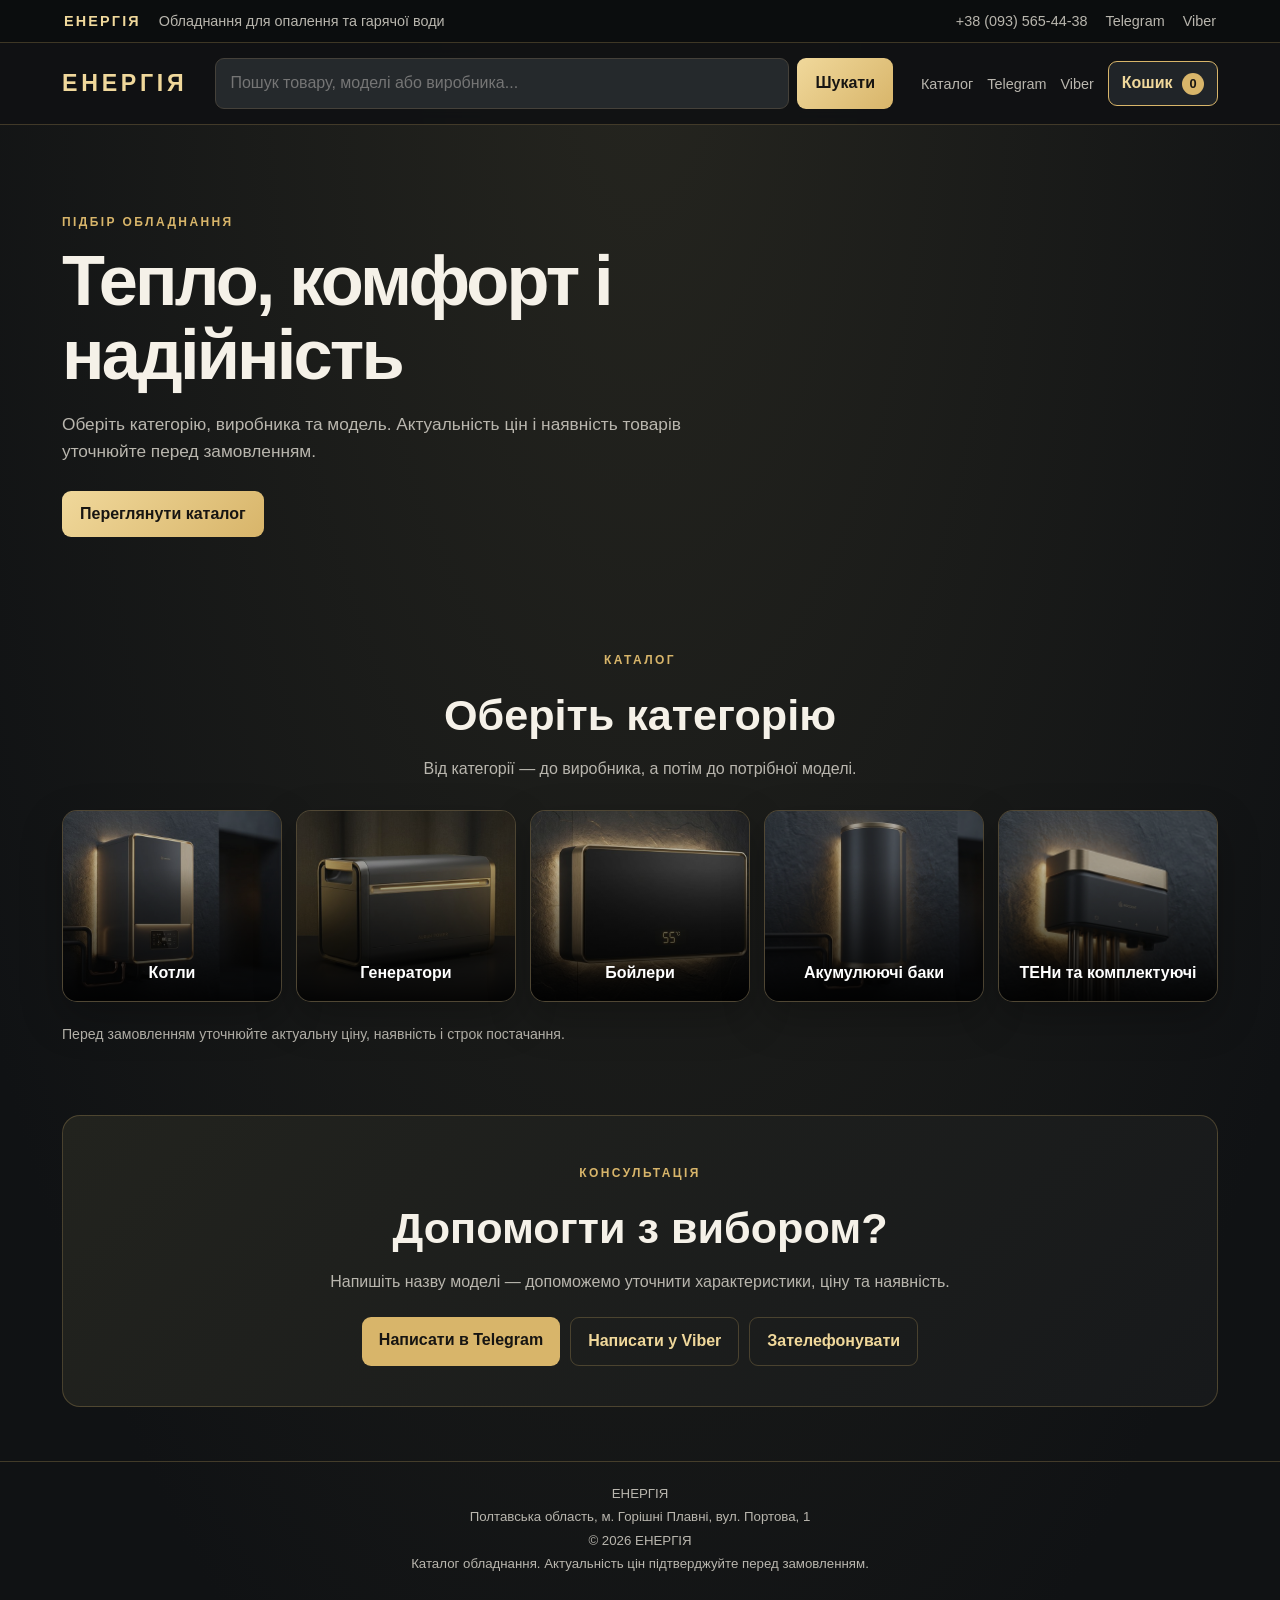
<file: index.html>
<!DOCTYPE html><html lang="uk">
<head>
  <meta charset="UTF-8">
  <meta name="viewport" content="width=device-width, initial-scale=1.0">  <title>ЕНЕРГІЯ</title>
  <meta name="description" content="ЕНЕРГІЯ — каталог опалювального обладнання, котлів, генераторів, бойлерів, акумулюючих баків і ТЕНів.">  <meta property="og:type" content="website">
  <meta property="og:title" content="ЕНЕРГІЯ">
  <meta property="og:description" content="Каталог опалювального обладнання, котлів, генераторів, бойлерів та комплектуючих.">
  <meta property="og:url" content="https://viktorkamsik-afk.github.io/energiya-store/">
  <meta property="og:image" content="https://viktorkamsik-afk.github.io/energiya-store/kotel.jpg">
  <meta property="og:site_name" content="ЕНЕРГІЯ">  <meta name="twitter:card" content="summary_large_image">
  <meta name="twitter:title" content="ЕНЕРГІЯ">
  <meta name="twitter:description" content="Каталог обладнання для опалення та гарячої води.">
  <meta name="twitter:image" content="https://viktorkamsik-afk.github.io/energiya-store/kotel.jpg">  <link rel="stylesheet" href="style.css">
  <script src="contacts.js" defer></script>
  <script src="products.js" defer></script>
  <script src="app.js" defer></script>
</head>
<body>
  <div class="top-bar"><div class="top-message"><strong>ЕНЕРГІЯ</strong><span>Обладнання для опалення та гарячої води</span></div><div class="top-contacts"><a data-contact="phoneLink" href="tel:+380935654438">+38 (093) 565-44-38</a><a data-contact="telegram" href="https://t.me/+380935654438" target="_blank" rel="noopener">Telegram</a><a data-contact="viber" href="viber://chat?number=%2B380935654438">Viber</a></div></div>
  <header><div class="header-container"><a href="#top" class="logo" id="top">ЕНЕРГІЯ</a><div class="search-bar"><input type="search" id="searchInput" placeholder="Пошук товару, моделі або виробника..." aria-label="Пошук товарів"><button type="button" id="searchButton">Шукати</button></div><nav class="nav-links"><a href="#catalog" class="nav-btn">Каталог</a><a data-contact="telegram" href="https://t.me/+380935654438" target="_blank" rel="noopener" class="nav-btn">Telegram</a><a data-contact="viber" href="viber://chat?number=%2B380935654438" class="nav-btn">Viber</a></nav></div></header>
  <main><section class="hero"><p class="eyebrow">ПІДБІР ОБЛАДНАННЯ</p><h1>Тепло, комфорт і надійність</h1><p>Оберіть категорію, виробника та модель. Актуальність цін і наявність товарів уточнюйте перед замовленням.</p><a class="hero-button" href="#catalog">Переглянути каталог</a></section>
    <section class="catalog-section" id="catalog"><div class="section-header"><p class="eyebrow">КАТАЛОГ</p><h2>Оберіть категорію</h2><p>Від категорії — до виробника, а потім до потрібної моделі.</p></div>
      <div class="category-tiles" id="categoryTiles">
        <button class="category-tile" type="button" data-category="boilers"><img src="kotel.jpg" alt="Котли"><span>Котли</span></button>
        <button class="category-tile" type="button" data-category="generators"><img src="generator.jpg" alt="Генератори"><span>Генератори</span></button>
        <button class="category-tile" type="button" data-category="waterheaters"><img src="boiler.jpg" alt="Бойлери"><span>Бойлери</span></button>
        <button class="category-tile" type="button" data-category="tanks"><img src="bak.jpg" alt="Акумулюючі баки"><span>Акумулюючі баки</span></button>
        <button class="category-tile" type="button" data-category="parts"><img src="teny.jpg" alt="ТЕНи та комплектуючі"><span>ТЕНи та комплектуючі</span></button>
      </div>
      <div class="catalog-navigation" id="catalogNavigation" hidden><button class="back-button" id="backButton" type="button">← Усі категорії</button><h2 id="catalogViewTitle">Оберіть виробника</h2><p id="catalogViewHint">Натисніть на виробника, щоб побачити моделі.</p><div class="brand-grid" id="brandGrid"></div></div>
      <p class="catalog-note" id="catalogNote">Перед замовленням уточнюйте актуальну ціну, наявність і строк постачання.</p>
      <div class="grid-showcase" id="productGrid" hidden></div><p class="empty-state" id="emptyState" hidden></p>
    </section>
    <section class="contact-panel"><p class="eyebrow">КОНСУЛЬТАЦІЯ</p><h2>Допомогти з вибором?</h2><p>Напишіть назву моделі — допоможемо уточнити характеристики, ціну та наявність.</p><div class="contact-actions"><a data-contact="telegram" href="https://t.me/+380935654438" target="_blank" rel="noopener" class="contact-button">Написати в Telegram</a><a data-contact="viber" href="viber://chat?number=%2B380935654438" class="contact-button secondary">Написати у Viber</a><a data-contact="phoneLink" href="tel:+380935654438" class="contact-button secondary">Зателефонувати</a></div></section>
  </main>

  <footer>
    <div class="footer-brand">ЕНЕРГІЯ</div>

    <p class="footer-address">
       Полтавська область, м. Горішні Плавні, вул. Портова, 1
    </p>

    <p>© 2026 ЕНЕРГІЯ</p>

    <p>Каталог обладнання. Актуальність цін підтверджуйте перед замовленням.</p>
  </footer>
</body>
</html>
</file>
<file: style.css>
:root{--bg:#101214;--panel:#191c1f;--panel2:#202428;--gold:#d8b56a;--gold2:#f0d89b;--text:#f5f1e8;--muted:#b9b6ae;--line:rgba(216,181,106,.25);--shadow:0 16px 42px rgba(0,0,0,.25)}
*{box-sizing:border-box}html{scroll-behavior:smooth}body{margin:0;background:radial-gradient(ellipse at top,#25251f 0,#101214 48rem);color:var(--text);font-family:Arial,Helvetica,sans-serif;line-height:1.55}a{color:inherit;text-decoration:none}button,input{font:inherit}.top-bar{display:flex;align-items:center;justify-content:space-between;gap:18px;padding:10px max(5%,calc((100% - 1200px)/2));background:#0b0d0e;border-bottom:1px solid var(--line);font-size:.9rem}.top-message,.top-contacts{display:flex;align-items:center;gap:18px}.top-message strong{color:var(--gold2);letter-spacing:.15em}.top-message span{color:var(--muted)}.top-contacts a{color:var(--muted)}.top-contacts a:hover,.nav-btn:hover{color:var(--gold2)}header{position:sticky;top:0;z-index:20;background:rgba(16,18,20,.94);backdrop-filter:blur(12px);border-bottom:1px solid var(--line)}.header-container{max-width:1200px;margin:auto;padding:15px 22px;display:flex;align-items:center;gap:28px}.logo{font-weight:900;font-size:1.45rem;letter-spacing:.16em;color:var(--gold2);white-space:nowrap}.search-bar{display:flex;flex:1;min-width:180px;gap:8px}.search-bar input{width:100%;min-width:0;background:#25292c;border:1px solid #45413a;border-radius:9px;padding:12px 14px;color:var(--text);outline:none}.search-bar input:focus{border-color:var(--gold)}.search-bar button,.hero-button{border:0;border-radius:9px;background:linear-gradient(135deg,var(--gold2),var(--gold));color:#171512;font-weight:800;padding:11px 18px;cursor:pointer}.nav-links{display:flex;gap:14px;align-items:center}.nav-btn{font-size:.9rem;color:var(--muted)}main{max-width:1200px;margin:auto;padding:0 22px}.hero{padding:76px 0 70px;max-width:760px}.eyebrow{color:var(--gold);font-size:.75rem;font-weight:800;letter-spacing:.2em}.hero h1{font-size:clamp(2.3rem,6vw,4.4rem);line-height:1.06;letter-spacing:-.04em;margin:12px 0 18px}.hero>p:not(.eyebrow){color:var(--muted);max-width:620px;font-size:1.08rem;margin-bottom:26px}.hero-button{display:inline-block}.catalog-section{padding:32px 0 70px;scroll-margin-top:95px}.section-header{text-align:center;margin-bottom:28px}.section-header h2,.contact-panel h2{font-size:clamp(1.8rem,4vw,2.7rem);margin:0 0 8px}.section-header p:last-child,.contact-panel>p:not(.eyebrow){color:var(--muted);margin:0}.category-tiles{display:grid;grid-template-columns:repeat(5,minmax(0,1fr));gap:14px}.category-tile{position:relative;overflow:hidden;min-height:190px;padding:0;border:1px solid var(--line);border-radius:15px;background:#222;cursor:pointer;box-shadow:var(--shadow);transition:transform .2s,border-color .2s}.category-tile:hover{transform:translateY(-4px);border-color:var(--gold)}.category-tile img{width:100%;height:190px;object-fit:cover;display:block;opacity:.72;transition:opacity .2s}.category-tile:hover img{opacity:.92}.category-tile:after{content:"";position:absolute;inset:30% 0 0;background:linear-gradient(transparent,rgba(0,0,0,.92))}.category-tile span{position:absolute;z-index:1;bottom:15px;left:10px;right:10px;text-align:center;font-weight:800;font-size:1rem;color:#fff}.catalog-navigation{margin-top:28px;padding:22px;border:1px solid var(--line);border-radius:16px;background:rgba(25,28,31,.88)}.catalog-navigation h2{margin:14px 0 4px}.catalog-navigation>p{color:var(--muted);margin-top:0}.back-button{background:transparent;border:1px solid var(--line);border-radius:8px;color:var(--gold2);padding:8px 12px;cursor:pointer}.brand-grid{display:grid;grid-template-columns:repeat(auto-fit,minmax(180px,1fr));gap:12px;margin-top:20px}.brand-button{display:flex;align-items:center;justify-content:space-between;gap:10px;text-align:left;background:var(--panel2);border:1px solid var(--line);border-radius:11px;padding:16px;color:var(--text);cursor:pointer}.brand-button:hover{border-color:var(--gold);background:#292a25}.brand-button span{font-weight:800}.brand-button small{color:var(--gold);white-space:nowrap}.catalog-note{color:var(--muted);font-size:.88rem;margin:22px 0 0}.grid-showcase{display:grid;grid-template-columns:repeat(3,minmax(0,1fr));gap:15px;margin-top:24px}.card{display:flex;flex-direction:column;min-width:0;background:linear-gradient(145deg,#202326,#17191b);border:1px solid var(--line);border-radius:14px;padding:19px;box-shadow:var(--shadow)}.card-body{display:flex;flex-direction:column;justify-content:space-between;gap:18px;height:100%}.card-category{font-size:.74rem;text-transform:uppercase;letter-spacing:.12em;color:var(--gold);font-weight:800}.card-brand{color:var(--gold2);font-weight:800;letter-spacing:.06em;margin-top:7px}.card-title{font-size:1.08rem;line-height:1.35;margin:3px 0 12px;overflow-wrap:anywhere}.card-specs{padding-left:18px;margin:0;color:var(--muted);font-size:.9rem}.card-specs li{margin:3px 0}.card-price-row{display:flex;justify-content:space-between;align-items:baseline;gap:10px;padding-top:14px;margin-top:8px;border-top:1px solid var(--line)}.card-price-label{font-size:.82rem;color:var(--muted)}.card-price{font-size:1.25rem;font-weight:900;color:var(--gold2)}.card-links{display:flex;gap:8px;margin-top:14px}.card-link{flex:1;text-align:center;padding:9px;border-radius:8px;background:var(--gold);color:#171512;font-size:.85rem;font-weight:800}.card-link.secondary{background:transparent;color:var(--gold2);border:1px solid var(--line)}.empty-state{padding:22px;text-align:center;background:var(--panel);border:1px dashed var(--line);border-radius:12px;color:var(--muted);margin-top:22px}.contact-panel{text-align:center;padding:36px 24px 40px;margin:0 0 54px;border:1px solid var(--line);border-radius:18px;background:linear-gradient(135deg,#22231e,#17191b)}.contact-actions{display:flex;justify-content:center;flex-wrap:wrap;gap:10px;margin-top:22px}.contact-button{display:inline-block;padding:11px 17px;border-radius:9px;background:var(--gold);color:#171512;font-weight:800}.contact-button.secondary{background:transparent;border:1px solid var(--line);color:var(--gold2)}footer{border-top:1px solid var(--line);padding:22px;text-align:center;color:var(--muted);font-size:.83rem}footer p{margin:3px}
[hidden]{display:none!important}@media(max-width:950px){.category-tiles{grid-template-columns:repeat(3,minmax(0,1fr))}.grid-showcase{grid-template-columns:repeat(2,minmax(0,1fr))}.header-container{flex-wrap:wrap}.search-bar{order:3;flex-basis:100%}.nav-links{margin-left:auto}}@media(max-width:600px){.top-bar{align-items:flex-start;flex-direction:column;padding:10px 16px;gap:8px}.top-message,.top-contacts{flex-wrap:wrap;gap:10px}.header-container{padding:13px 16px;gap:13px}.logo{font-size:1.2rem}.nav-links{gap:10px}.nav-btn{font-size:.82rem}main{padding:0 15px}.hero{padding:48px 0 42px}.category-tiles{grid-template-columns:repeat(2,minmax(0,1fr));gap:10px}.category-tile,.category-tile img{min-height:145px;height:145px}.category-tile span{font-size:.9rem}.grid-showcase{grid-template-columns:1fr}.catalog-navigation{padding:15px}.card{padding:16px}.section-header{text-align:left}.contact-panel{padding:28px 16px}.search-bar button{padding:10px 12px}}
</file>
